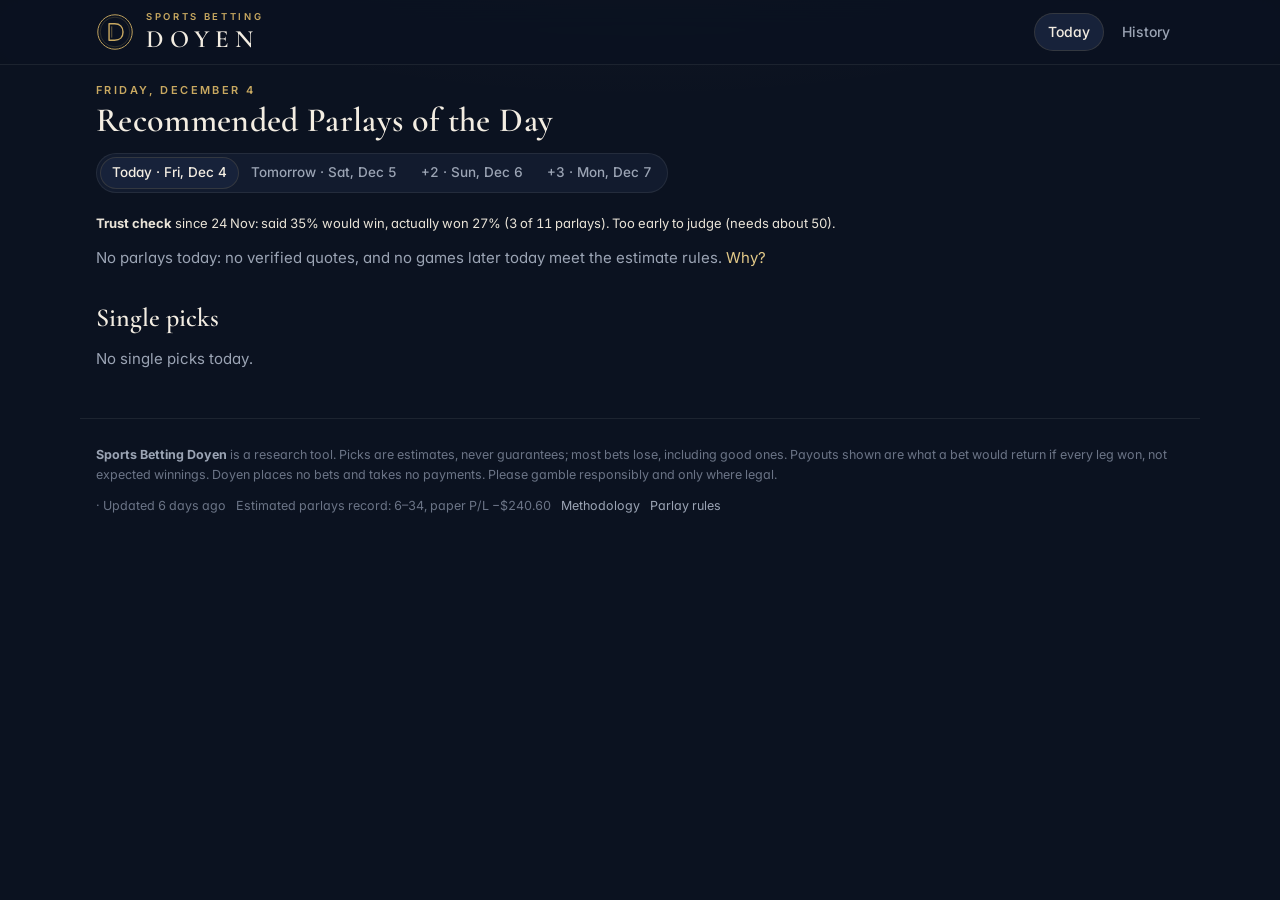
<file: docs/dashboard/index.html>
<!doctype html>
<html lang="en"><head><meta charset="utf-8"><title>Sports Betting Doyen</title>
<meta http-equiv="refresh" content="0; url=../">
<link rel="canonical" href="../"><style>body{background:#0B1220;color:#F3EDE2;font-family:system-ui;padding:24px}</style></head>
<body>Sports Betting Doyen has moved to <a style="color:#C9A961" href="../">the new home page</a>.</body></html>
</file>
